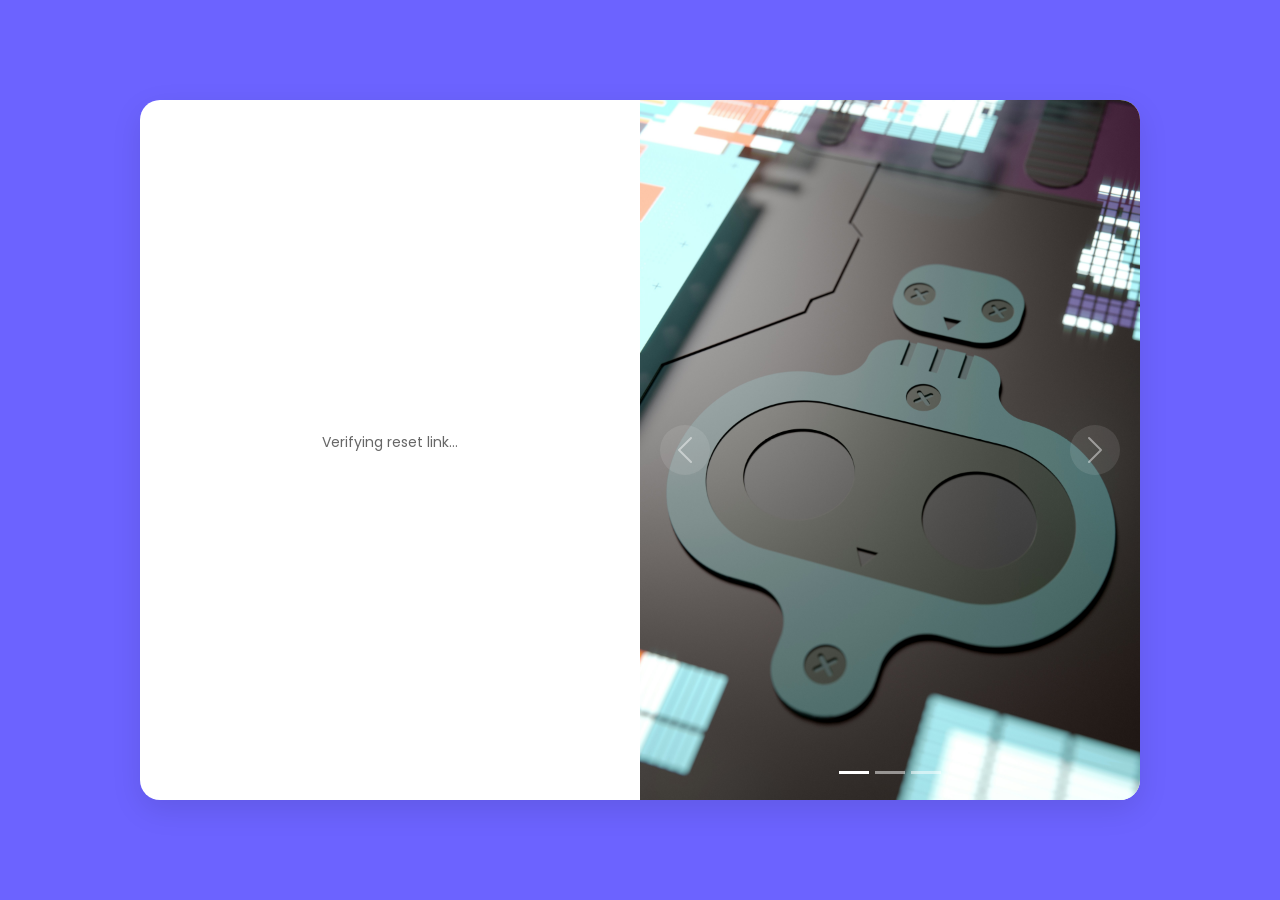
<file: reset-password.html>
<!DOCTYPE html>
<html lang="en">

<head>
    <meta charset="UTF-8">
    <meta name="viewport" content="width=device-width, initial-scale=1.0">
    <title>Reset Password</title>

    <!-- Bootstrap CSS -->
    <link href="https://cdn.jsdelivr.net/npm/bootstrap@5.3.8/dist/css/bootstrap.min.css" rel="stylesheet"
        integrity="sha384-sRIl4kxILFvY47J16cr9ZwB07vP4J8+LH7qKQnuqkuIAvNWLzeN8tE5YBujZqJLB" crossorigin="anonymous">

    <!-- External CSS -->
    <link rel="stylesheet" href="./assets/css/styles.css">

    <!-- Poppins Font -->
    <link rel="preconnect" href="https://fonts.googleapis.com">
    <link rel="preconnect" href="https://fonts.gstatic.com" crossorigin>
    <link href="https://fonts.googleapis.com/css2?family=Poppins:wght@300;400;500;600;700&display=swap"
        rel="stylesheet">
    
    <!-- Favicon -->
    <link rel="icon" type="Image/x-icon" href="./assets/images/favicon.ico">
</head>

<body>
    <div class="container-fluid cuz-container">
        <div class="main">

            <!-- Reset Password Form -->
            <div class="form">
                <div class="login-form">
                    <!-- shown when oobCode is missing/expired -->
                    <div id="invalidBlock" style="display:none;">
                        <h2>⚠️ Invalid Link</h2>
                        <p style="font-size:14px; color:red; text-align:center;">
                            This reset link is invalid or has expired.<br>
                            Please request a new one.
                        </p>
                        <a href="forgot-password.html" class="btn cuz-btn" style="display:block; text-align:center;">
                            Request New Link
                        </a>
                    </div>

                    <!-- shown when oobCode is valid -->
                    <form id="resetForm" style="display:none;">
                        <h2>Set New Password</h2>
                        <p style="font-size:13px; color:#666; text-align:center; margin-bottom:16px;">
                            Enter your new password below.
                        </p>
                        <input id="password" type="password" class="form-input" placeholder="New Password" required>
                        <input id="confirmPassword" type="password" class="form-input" placeholder="Confirm Password"
                            required>

                        <!-- Password strength bar (powered by script.js) -->
                        <div class="strength-bar">
                            <div id="strengthFill"></div>
                        </div>
                        <p id="strengthText"></p>
                        <p id="msg" style="font-size:14px; margin-top:8px;"></p>
                        <button type="submit" class="btn cuz-btn">Update Password</button>

                        <div class="register-link" style="margin-top:12px;">
                            <a href="login.html">← Back to Login</a>
                        </div>
                    </form>

                    <!-- Loading state while verifying oobCode -->
                    <div id="loadingBlock">
                        <p style="text-align:center; color:#666; font-size:14px;">
                            Verifying reset link...
                        </p>
                    </div>

                </div>
            </div>

            <!-- Carousel -->
            <div class="slider">
                <div id="imageSlider" class="carousel slide h-100" data-bs-ride="carousel" data-bs-interval="3000">
                    <div class="carousel-inner">
                        <div class="carousel-item active h-100">
                            <img src="./assets/images/image-1.jpg" alt="Placeholder Image">
                        </div>
                        <div class="carousel-item h-100">
                            <img src="./assets/images/image-2.jpg" alt="Placeholder Image">
                        </div>
                        <div class="carousel-item h-100">
                            <img src="./assets/images/image-3.jpg" alt="Placeholder Image">
                        </div>
                    </div>
                    <div class="carousel-indicators">
                        <button type="button" data-bs-target="#imageSlider" data-bs-slide-to="0"
                            class="active"></button>
                        <button type="button" data-bs-target="#imageSlider" data-bs-slide-to="1"></button>
                        <button type="button" data-bs-target="#imageSlider" data-bs-slide-to="2"></button>
                    </div>
                    <button class="carousel-control-prev" type="button" data-bs-target="#imageSlider"
                        data-bs-slide="prev">
                        <span class="carousel-control-prev-icon"></span>
                    </button>
                    <button class="carousel-control-next" type="button" data-bs-target="#imageSlider"
                        data-bs-slide="next">
                        <span class="carousel-control-next-icon"></span>
                    </button>
                </div>
            </div>

        </div>
    </div>

    <!-- Bootstrap JS -->
    <script src="https://cdn.jsdelivr.net/npm/bootstrap@5.3.8/dist/js/bootstrap.bundle.min.js"
        integrity="sha384-FKyoEForCGlyvwx9Hj09JcYn3nv7wiPVlz7YYwJrWVcXK/BmnVDxM+D2scQbITxI"
        crossorigin="anonymous"></script>

    <!-- script.js for password strength -->
    <script src="./assets/js/script.js"></script>
    <script type="module" src="./assets/js/reset-password.js"></script>
</body>

</html>
</file>
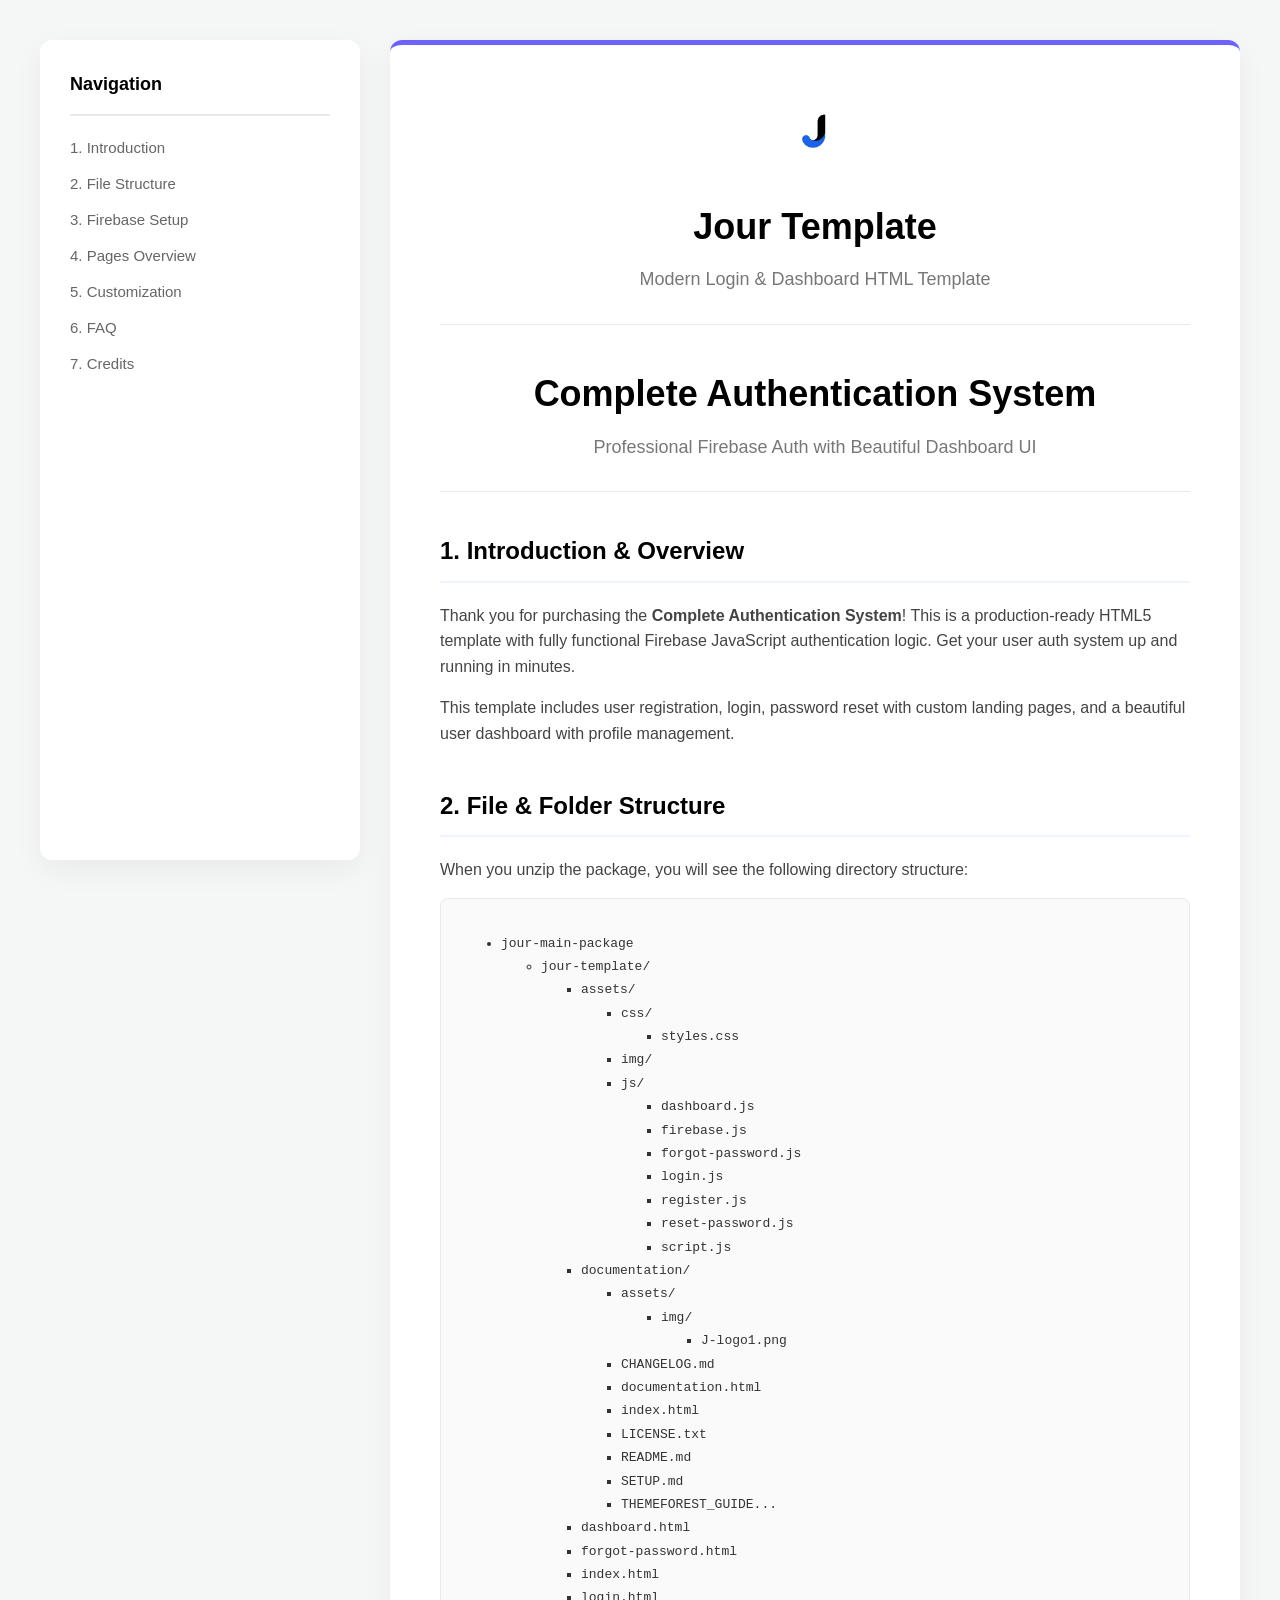
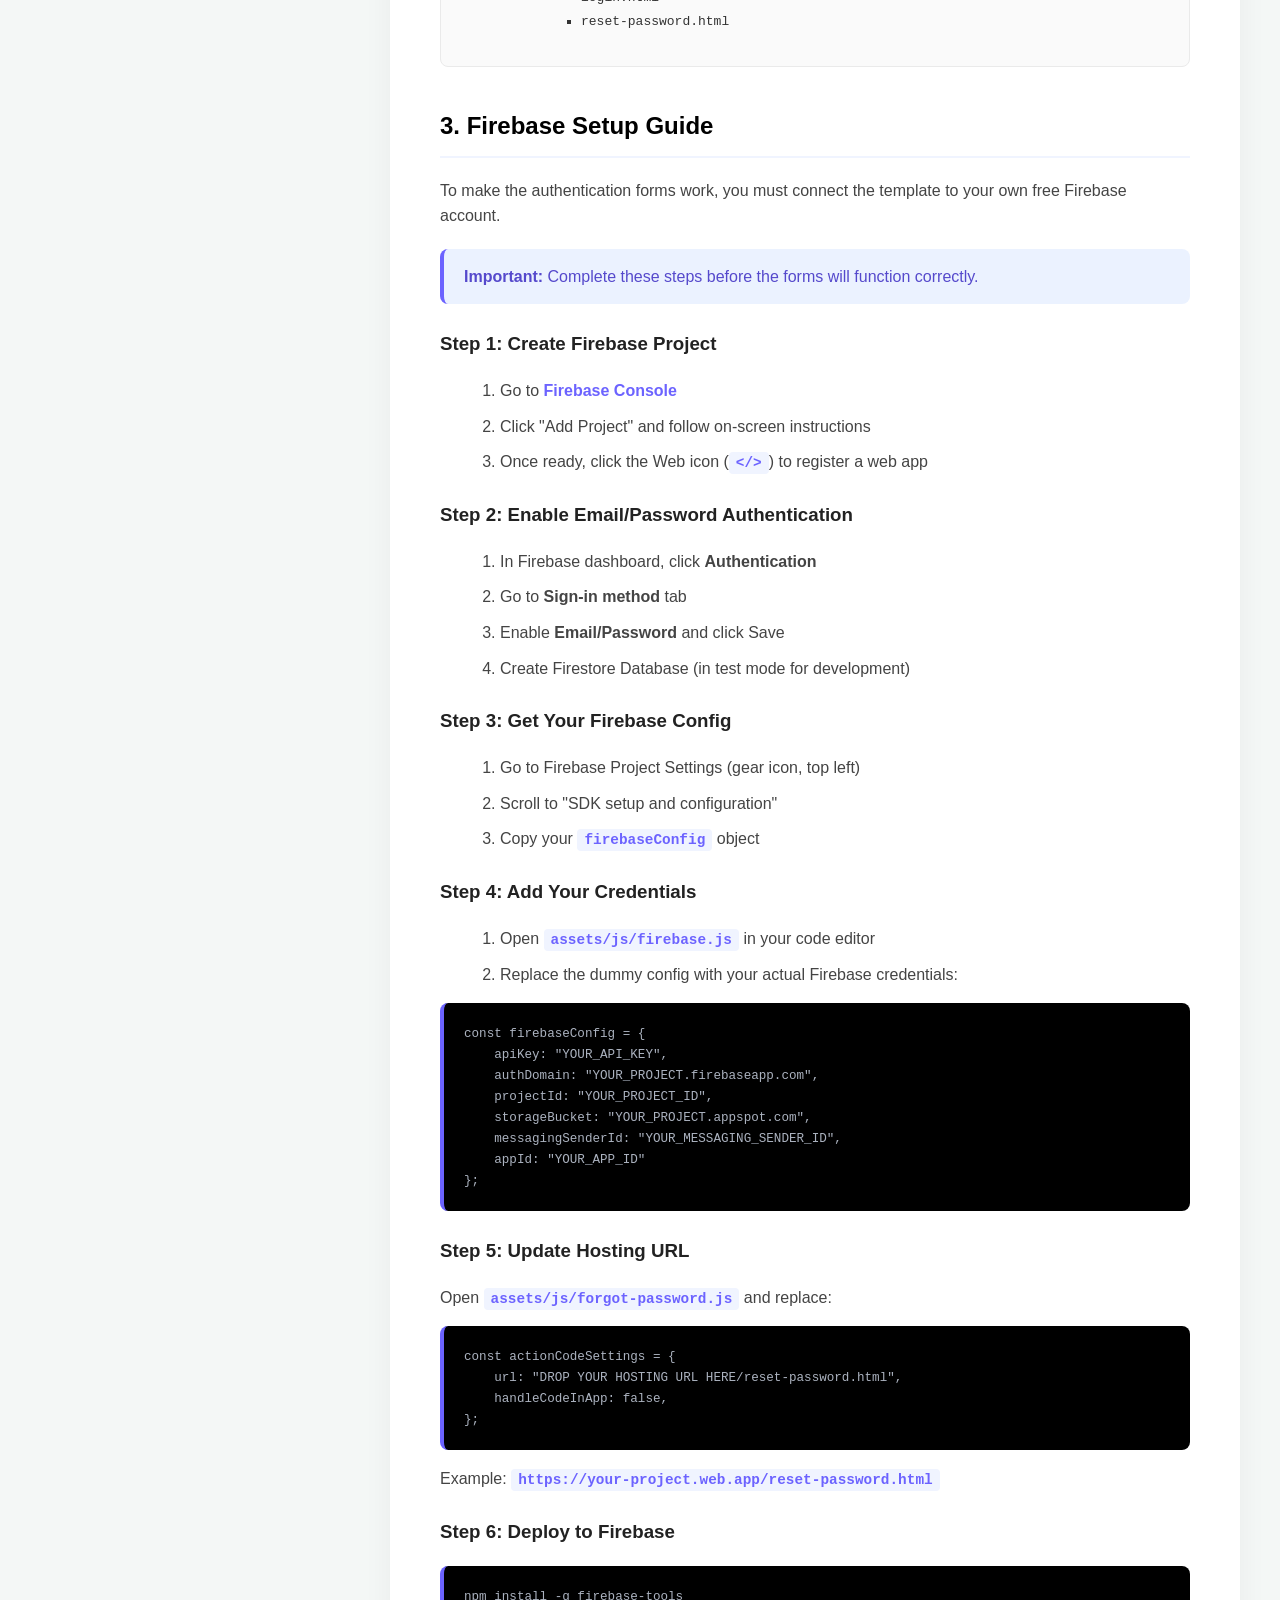
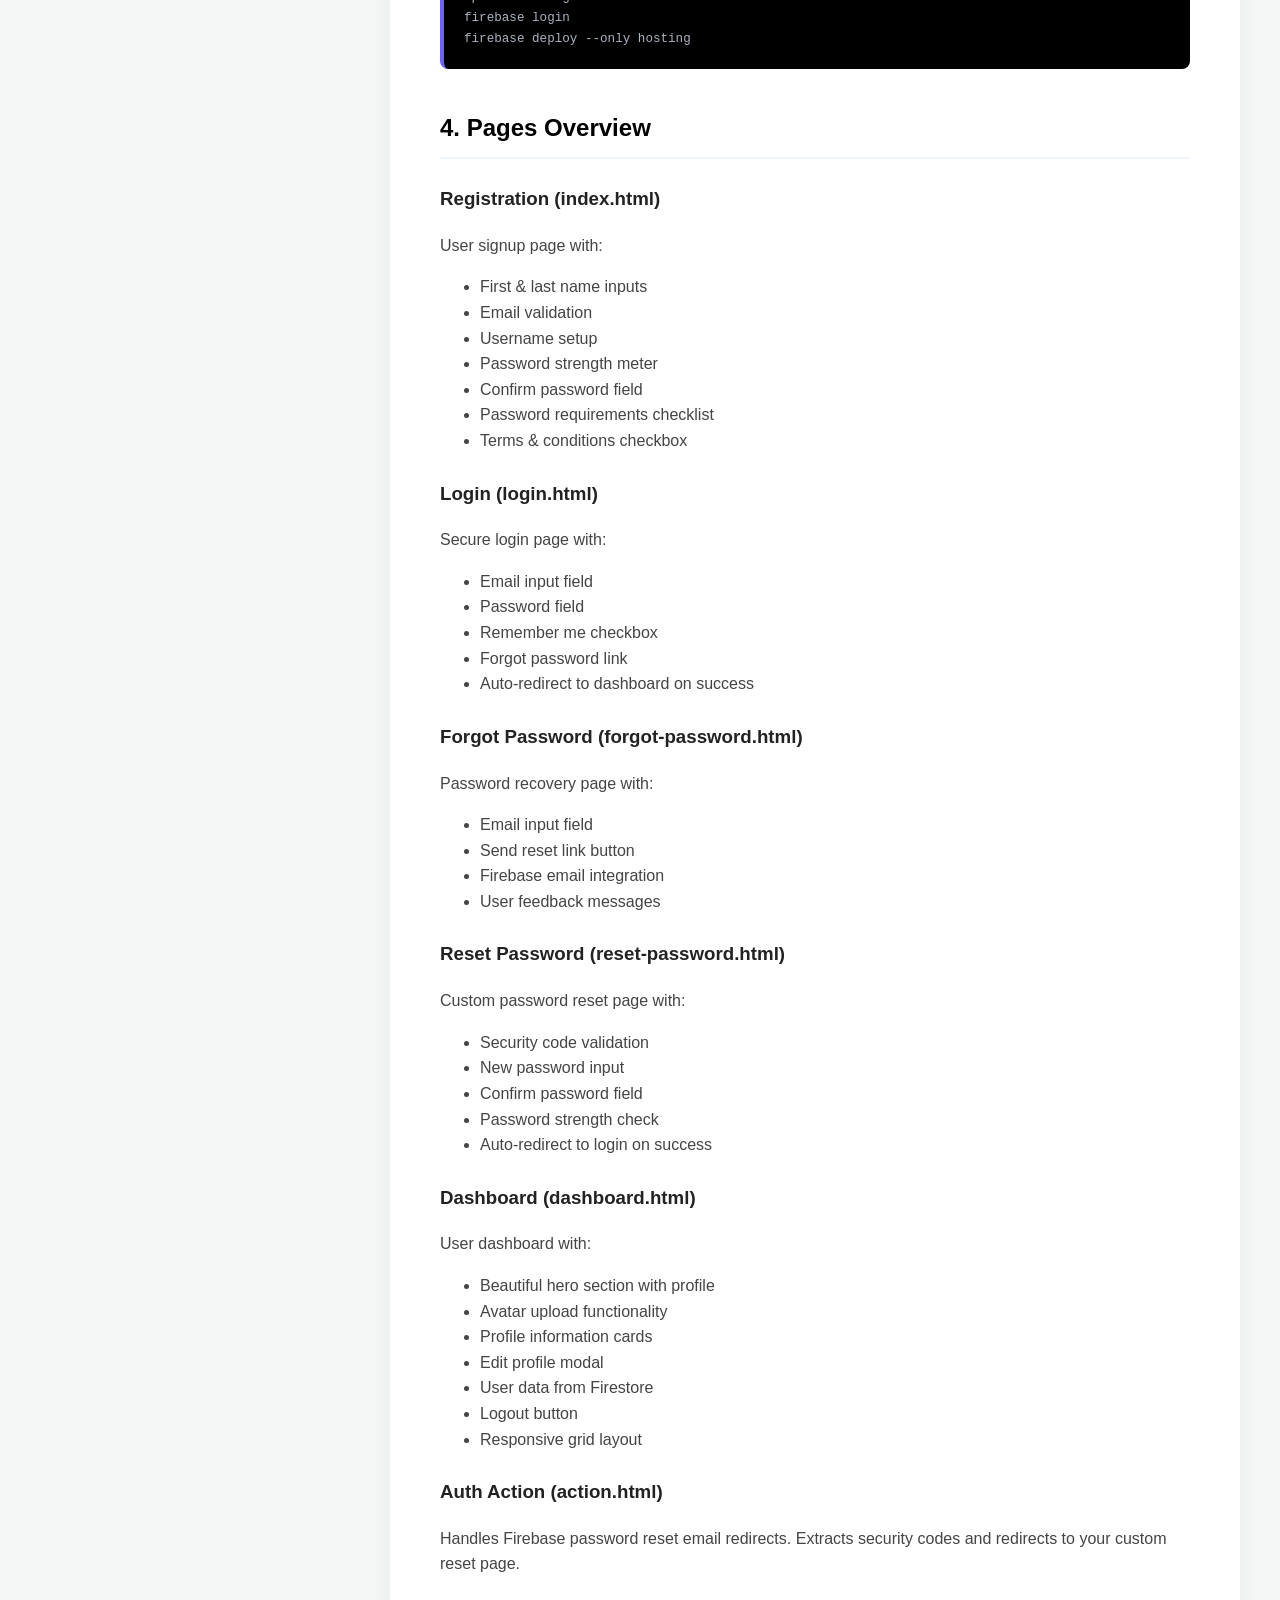
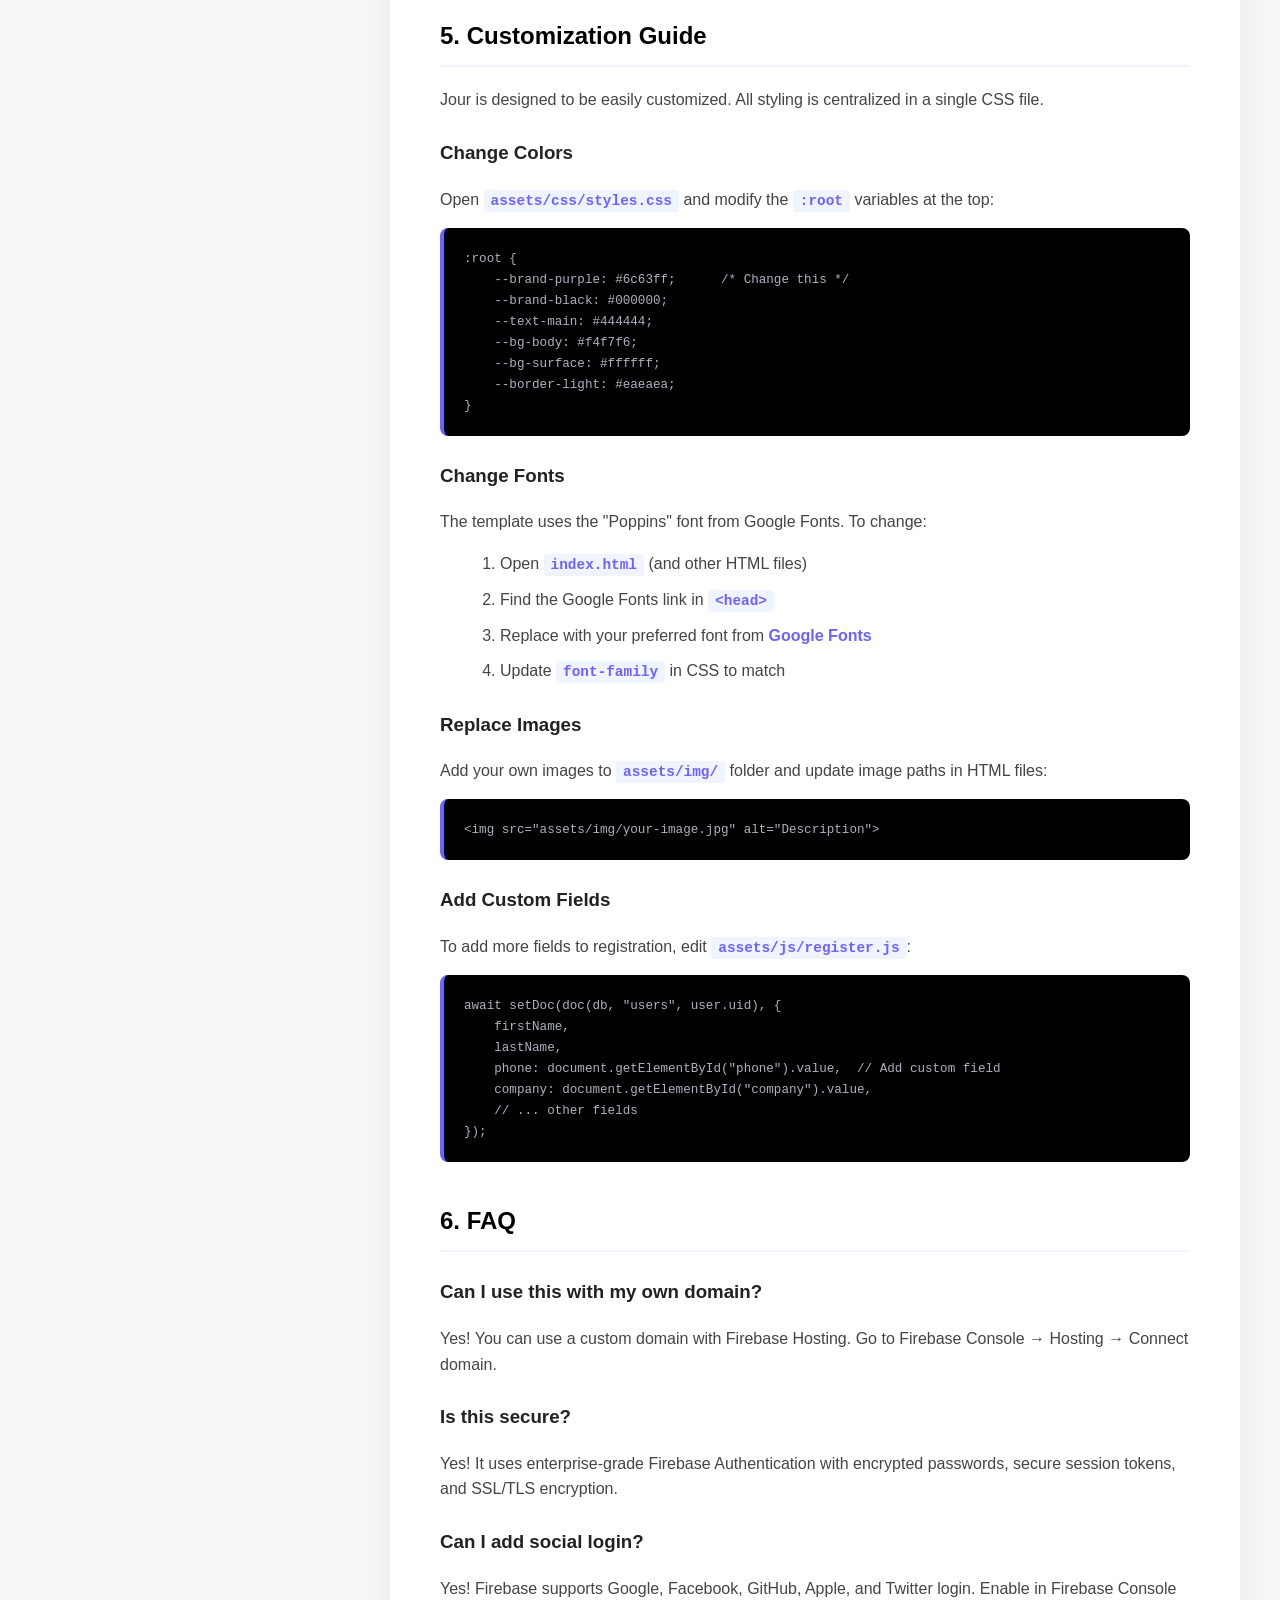
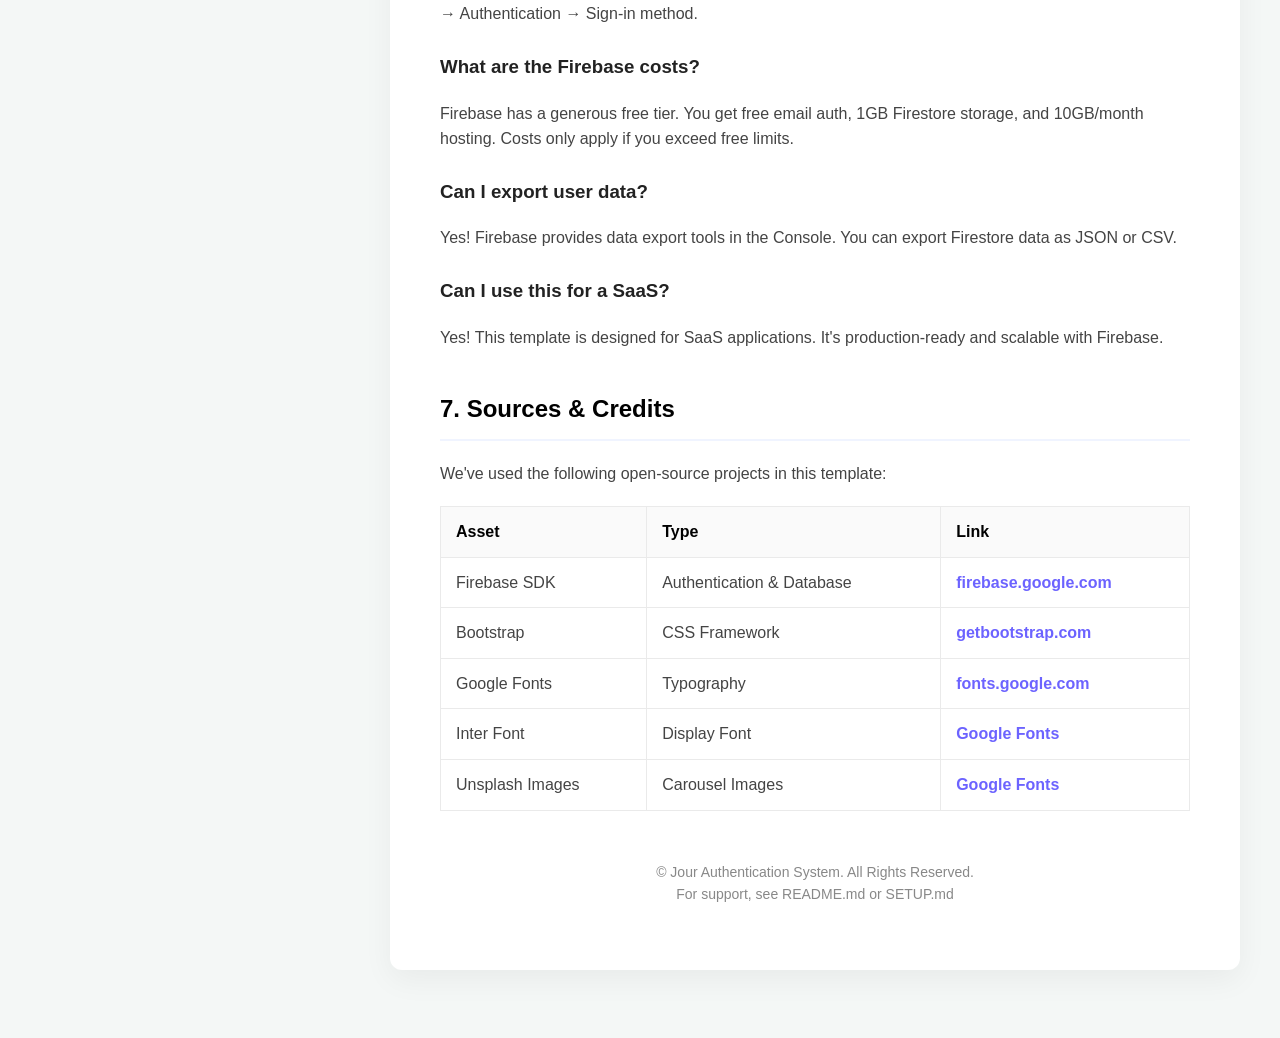
<file: documentation/documentation.html>
<!DOCTYPE html>
<html lang="en">

<head>
    <meta charset="UTF-8">
    <meta name="viewport" content="width=device-width, initial-scale=1.0">
    <title>Documentation - Complete Authentication System</title>
    <style>
        /* Brand Variables */
        :root {
            --brand-purple: #6c63ff;
            --brand-purple-hover: #5549cc;
            --brand-black: #000000;
            --text-main: #444444;
            --bg-body: #f4f7f6;
            --bg-surface: #ffffff;
            --border-light: #eaeaea;
        }

        body {
            font-family: 'Inter', 'Segoe UI', Tahoma, Geneva, Verdana, sans-serif;
            line-height: 1.6;
            color: var(--text-main);
            background: var(--bg-body);
            padding: 0;
            margin: 0;
        }

        /* Layout Wrapper */
        .wrapper {
            display: flex;
            max-width: 1200px;
            margin: 0 auto;
            padding: 0 20px;
            gap: 30px;
        }

        /* Sidebar Styles */
        .sidebar {
            width: 260px;
            flex-shrink: 0;
            background: var(--bg-surface);
            padding: 30px;
            border-radius: 12px;
            box-shadow: 0 10px 30px rgba(0, 0, 0, 0.05);
            position: sticky;
            top: 40px;
            height: calc(100vh - 140px);
            overflow-y: auto;
            margin-top: 40px;
        }

        .sidebar h3 {
            margin-top: 0;
            color: var(--brand-black);
            font-size: 18px;
            border-bottom: 2px solid var(--border-light);
            padding-bottom: 15px;
            margin-bottom: 20px;
        }

        .sidebar ul {
            list-style: none;
            padding: 0;
            margin: 0;
        }

        .sidebar li {
            margin-bottom: 12px;
        }

        .sidebar a {
            text-decoration: none;
            color: #666;
            font-weight: 500;
            font-size: 15px;
            display: block;
            transition: color 0.2s, padding-left 0.2s;
        }

        .sidebar a:hover,
        .sidebar a:active {
            color: var(--brand-purple);
            padding-left: 5px;
        }

        /* Main Content Styles */
        .content {
            flex-grow: 1;
            background: var(--bg-surface);
            padding: 50px;
            box-shadow: 0 10px 30px rgba(0, 0, 0, 0.05);
            border-radius: 12px;
            margin-top: 40px;
            margin-bottom: 40px;
            min-width: 0;
            border-top: 5px solid var(--brand-purple);
        }

        .header {
            border-bottom: 1px solid var(--border-light);
            padding-bottom: 30px;
            margin-bottom: 40px;
            text-align: center;
        }

        .header h1 {
            font-size: 36px;
            color: var(--brand-black);
            margin: 0 0 10px 0;
            font-weight: 700;
        }

        .header p {
            font-size: 18px;
            color: #777;
            margin: 0;
        }

        h2 {
            color: var(--brand-black);
            border-bottom: 2px solid #f0f4ff;
            padding-bottom: 10px;
            margin-top: 40px;
        }

        h3 {
            color: #222;
            margin-top: 25px;
        }

        p {
            margin-bottom: 15px;
        }

        a {
            color: var(--brand-purple);
            text-decoration: none;
            font-weight: 600;
        }

        a:hover {
            color: var(--brand-purple-hover);
            text-decoration: underline;
        }

        code {
            background: #f0f4ff;
            padding: 3px 7px;
            border-radius: 4px;
            font-family: 'Courier New', monospace;
            color: var(--brand-purple);
            font-size: 0.9em;
            font-weight: 600;
        }

        pre {
            background: var(--brand-black);
            color: #abb2bf;
            padding: 20px;
            border-radius: 8px;
            overflow-x: auto;
            font-size: 14px;
            line-height: 1.5;
            border-left: 4px solid var(--brand-purple);
        }

        pre code {
            background: none;
            color: inherit;
            padding: 0;
            font-weight: normal;
        }

        .file-tree {
            background: #fafafa;
            padding: 20px;
            border-radius: 8px;
            border: 1px solid var(--border-light);
            font-family: monospace;
            line-height: 1.8;
            color: #333;
        }

        .credit-table {
            width: 100%;
            border-collapse: collapse;
            margin-top: 20px;
        }

        .credit-table th,
        .credit-table td {
            border: 1px solid var(--border-light);
            padding: 12px 15px;
            text-align: left;
        }

        .credit-table th {
            background: #fafafa;
            color: var(--brand-black);
            font-weight: 600;
        }

        .alert {
            background: #ebf2ff;
            color: var(--brand-purple-hover);
            padding: 15px 20px;
            border-radius: 8px;
            border-left: 4px solid var(--brand-purple);
            margin: 20px 0;
        }

        ol {
            margin-left: 20px;
        }

        ol li {
            margin-bottom: 10px;
        }

        /* Responsive layout */
        @media (max-width: 850px) {
            .wrapper {
                flex-direction: column;
            }

            .sidebar {
                width: auto;
                height: auto;
                position: static;
                margin-bottom: 0;
            }
        }
    </style>

    <link rel="icon" type="Image/x-icon" href="./assets/images/favicon.ico">
</head>

<body>

    <div class="wrapper">
        <!-- Sidebar Navigation -->
        <div class="sidebar">
            <h3>Navigation</h3>
            <ul>
                <li><a href="#introduction">1. Introduction</a></li>
                <li><a href="#structure">2. File Structure</a></li>
                <li><a href="#firebase">3. Firebase Setup</a></li>
                <li><a href="#pages">4. Pages Overview</a></li>
                <li><a href="#customization">5. Customization</a></li>
                <li><a href="#faq">6. FAQ</a></li>
                <li><a href="#credits">7. Credits</a></li>
            </ul>
        </div>

        <!-- Main Content -->
        <div class="content">
            <div class="header">
                <div class="header">
                    <!-- Dynamic Brand Logo Inserted Here -->
                    <img src="assets/images/doc-logo.png" alt="Jour Logo" style="max-width: 80px; margin-bottom: 15px;">

                    <h1>Jour Template</h1>
                    <p>Modern Login & Dashboard HTML Template</p>
                </div>
                <h1>Complete Authentication System</h1>
                <p>Professional Firebase Auth with Beautiful Dashboard UI</p>
            </div>

            <h2 id="introduction">1. Introduction & Overview</h2>
            <p>Thank you for purchasing the <strong>Complete Authentication System</strong>! This is a production-ready
                HTML5 template with fully functional Firebase JavaScript authentication logic. Get your user auth system
                up and running in minutes.</p>
            <p>This template includes user registration, login, password reset with custom landing pages, and a
                beautiful user dashboard with profile management.</p>

            <h2 id="structure">2. File & Folder Structure</h2>
            <p>When you unzip the package, you will see the following directory structure:</p>
            <div class="file-tree">
                <ul>
                    <li>jour-main-package</li>

                    <ul class="file-structure">
                        <li>jour-template/
                            <ul>
                                <li>assets/
                                    <ul>
                                        <li>css/
                                            <ul>
                                                <li>styles.css</li>
                                            </ul>
                                        </li>
                                        <li>img/</li>
                                        <li>js/
                                            <ul>
                                                <li>dashboard.js</li>
                                                <li>firebase.js</li>
                                                <li>forgot-password.js</li>
                                                <li>login.js</li>
                                                <li>register.js</li>
                                                <li>reset-password.js</li>
                                                <li>script.js</li>
                                            </ul>
                                        </li>
                                    </ul>
                                </li>
                                <li>documentation/
                                    <ul>
                                        <li>assets/
                                            <ul>
                                                <li>img/
                                                    <ul>
                                                        <li>J-logo1.png</li>
                                                    </ul>
                                                </li>
                                            </ul>
                                        </li>
                                        <li>CHANGELOG.md</li>
                                        <li>documentation.html</li>
                                        <li>index.html</li>
                                        <li>LICENSE.txt</li>
                                        <li>README.md</li>
                                        <li>SETUP.md</li>
                                        <li>THEMEFOREST_GUIDE...</li>
                                    </ul>
                                </li>
                                <li>dashboard.html</li>
                                <li>forgot-password.html</li>
                                <li>index.html</li>
                                <li>login.html</li>
                                <li>reset-password.html</li>
                            </ul>
                        </li>
                    </ul>
                </ul>
            </div>

            <h2 id="firebase">3. Firebase Setup Guide</h2>
            <p>To make the authentication forms work, you must connect the template to your own free Firebase account.
            </p>

            <div class="alert">
                <strong>Important:</strong> Complete these steps before the forms will function correctly.
            </div>

            <h3>Step 1: Create Firebase Project</h3>
            <ol>
                <li>Go to <a href="https://console.firebase.google.com/" target="_blank">Firebase Console</a></li>
                <li>Click "Add Project" and follow on-screen instructions</li>
                <li>Once ready, click the Web icon (<code>&lt;/&gt;</code>) to register a web app</li>
            </ol>

            <h3>Step 2: Enable Email/Password Authentication</h3>
            <ol>
                <li>In Firebase dashboard, click <strong>Authentication</strong></li>
                <li>Go to <strong>Sign-in method</strong> tab</li>
                <li>Enable <strong>Email/Password</strong> and click Save</li>
                <li>Create Firestore Database (in test mode for development)</li>
            </ol>

            <h3>Step 3: Get Your Firebase Config</h3>
            <ol>
                <li>Go to Firebase Project Settings (gear icon, top left)</li>
                <li>Scroll to "SDK setup and configuration"</li>
                <li>Copy your <code>firebaseConfig</code> object</li>
            </ol>

            <h3>Step 4: Add Your Credentials</h3>
            <ol>
                <li>Open <code>assets/js/firebase.js</code> in your code editor</li>
                <li>Replace the dummy config with your actual Firebase credentials:</li>
            </ol>

            <pre><code>const firebaseConfig = {
    apiKey: "YOUR_API_KEY",
    authDomain: "YOUR_PROJECT.firebaseapp.com",
    projectId: "YOUR_PROJECT_ID",
    storageBucket: "YOUR_PROJECT.appspot.com",
    messagingSenderId: "YOUR_MESSAGING_SENDER_ID",
    appId: "YOUR_APP_ID"
};</code></pre>

            <h3>Step 5: Update Hosting URL</h3>
            <p>Open <code>assets/js/forgot-password.js</code> and replace:</p>
            <pre><code>const actionCodeSettings = {
    url: "DROP YOUR HOSTING URL HERE/reset-password.html",
    handleCodeInApp: false,
};</code></pre>

            <p>Example: <code>https://your-project.web.app/reset-password.html</code></p>

            <h3>Step 6: Deploy to Firebase</h3>
            <pre><code>npm install -g firebase-tools
firebase login
firebase deploy --only hosting</code></pre>

            <h2 id="pages">4. Pages Overview</h2>

            <h3>Registration (index.html)</h3>
            <p>User signup page with:</p>
            <ul>
                <li>First & last name inputs</li>
                <li>Email validation</li>
                <li>Username setup</li>
                <li>Password strength meter</li>
                <li>Confirm password field</li>
                <li>Password requirements checklist</li>
                <li>Terms & conditions checkbox</li>
            </ul>

            <h3>Login (login.html)</h3>
            <p>Secure login page with:</p>
            <ul>
                <li>Email input field</li>
                <li>Password field</li>
                <li>Remember me checkbox</li>
                <li>Forgot password link</li>
                <li>Auto-redirect to dashboard on success</li>
            </ul>

            <h3>Forgot Password (forgot-password.html)</h3>
            <p>Password recovery page with:</p>
            <ul>
                <li>Email input field</li>
                <li>Send reset link button</li>
                <li>Firebase email integration</li>
                <li>User feedback messages</li>
            </ul>

            <h3>Reset Password (reset-password.html)</h3>
            <p>Custom password reset page with:</p>
            <ul>
                <li>Security code validation</li>
                <li>New password input</li>
                <li>Confirm password field</li>
                <li>Password strength check</li>
                <li>Auto-redirect to login on success</li>
            </ul>

            <h3>Dashboard (dashboard.html)</h3>
            <p>User dashboard with:</p>
            <ul>
                <li>Beautiful hero section with profile</li>
                <li>Avatar upload functionality</li>
                <li>Profile information cards</li>
                <li>Edit profile modal</li>
                <li>User data from Firestore</li>
                <li>Logout button</li>
                <li>Responsive grid layout</li>
            </ul>

            <h3>Auth Action (action.html)</h3>
            <p>Handles Firebase password reset email redirects. Extracts security codes and redirects to your custom
                reset page.</p>

            <h2 id="customization">5. Customization Guide</h2>
            <p>Jour is designed to be easily customized. All styling is centralized in a single CSS file.</p>

            <h3>Change Colors</h3>
            <p>Open <code>assets/css/styles.css</code> and modify the <code>:root</code> variables at the top:</p>
            <pre><code>:root {
    --brand-purple: #6c63ff;      /* Change this */
    --brand-black: #000000;
    --text-main: #444444;
    --bg-body: #f4f7f6;
    --bg-surface: #ffffff;
    --border-light: #eaeaea;
}</code></pre>

            <h3>Change Fonts</h3>
            <p>The template uses the "Poppins" font from Google Fonts. To change:</p>
            <ol>
                <li>Open <code>index.html</code> (and other HTML files)</li>
                <li>Find the Google Fonts link in <code>&lt;head&gt;</code></li>
                <li>Replace with your preferred font from <a href="https://fonts.google.com" target="_blank">Google
                        Fonts</a></li>
                <li>Update <code>font-family</code> in CSS to match</li>
            </ol>

            <h3>Replace Images</h3>
            <p>Add your own images to <code>assets/img/</code> folder and update image paths in HTML files:</p>
            <pre><code>&lt;img src="assets/img/your-image.jpg" alt="Description"&gt;</code></pre>

            <h3>Add Custom Fields</h3>
            <p>To add more fields to registration, edit <code>assets/js/register.js</code>:</p>
            <pre><code>await setDoc(doc(db, "users", user.uid), {
    firstName,
    lastName,
    phone: document.getElementById("phone").value,  // Add custom field
    company: document.getElementById("company").value,
    // ... other fields
});</code></pre>

            <h2 id="faq">6. FAQ</h2>

            <h3>Can I use this with my own domain?</h3>
            <p>Yes! You can use a custom domain with Firebase Hosting. Go to Firebase Console → Hosting → Connect
                domain.</p>

            <h3>Is this secure?</h3>
            <p>Yes! It uses enterprise-grade Firebase Authentication with encrypted passwords, secure session tokens,
                and SSL/TLS encryption.</p>

            <h3>Can I add social login?</h3>
            <p>Yes! Firebase supports Google, Facebook, GitHub, Apple, and Twitter login. Enable in Firebase Console →
                Authentication → Sign-in method.</p>

            <h3>What are the Firebase costs?</h3>
            <p>Firebase has a generous free tier. You get free email auth, 1GB Firestore storage, and 10GB/month
                hosting. Costs only apply if you exceed free limits.</p>

            <h3>Can I export user data?</h3>
            <p>Yes! Firebase provides data export tools in the Console. You can export Firestore data as JSON or CSV.
            </p>

            <h3>Can I use this for a SaaS?</h3>
            <p>Yes! This template is designed for SaaS applications. It's production-ready and scalable with Firebase.
            </p>

            <h2 id="credits">7. Sources & Credits</h2>
            <p>We've used the following open-source projects in this template:</p>
            <table class="credit-table">
                <thead>
                    <tr>
                        <th>Asset</th>
                        <th>Type</th>
                        <th>Link</th>
                    </tr>
                </thead>
                <tbody>
                    <tr>
                        <td>Firebase SDK</td>
                        <td>Authentication & Database</td>
                        <td><a href="https://firebase.google.com/" target="_blank">firebase.google.com</a></td>
                    </tr>
                    <tr>
                        <td>Bootstrap</td>
                        <td>CSS Framework</td>
                        <td><a href="https://getbootstrap.com/" target="_blank">getbootstrap.com</a></td>
                    </tr>
                    <tr>
                        <td>Google Fonts</td>
                        <td>Typography</td>
                        <td><a href="https://fonts.google.com/" target="_blank">fonts.google.com</a></td>
                    </tr>
                    <tr>
                        <td>Inter Font</td>
                        <td>Display Font</td>
                        <td><a href="https://fonts.google.com/specimen/Inter" target="_blank">Google Fonts</a></td>
                    </tr>
                    <tr>
                        <td>Unsplash Images</td>
                        <td>Carousel Images</td>
                        <td><a href="https://unsplash.com/" target="_blank">Google Fonts</a></td>
                    </tr>
                </tbody>
            </table>

            <footer>
                <p style="text-align: center; margin-top: 50px; font-size: 14px; color: #888;">
                    &copy; Jour Authentication System. All Rights Reserved.<br>
                    For support, see README.md or SETUP.md
                </p>
            </footer>
        </div>
    </div>

</body>

</html>
</file>
<file: assets/css/styles.css>
/* ==========================================================================
   Jour Template - Global Variables & Base Styles
   ========================================================================== */
:root {
    /* Primary Brand Colors */
    --brand-primary: #6c63ff;
    --brand-primary-rgb: 108, 99, 255;
    --brand-secondary: #a89cff;
    --brand-hover: #000000;

    /* Background Colors */
    --bg-body: #6c63ff;
    --bg-card: #ffffff;
    --bg-light: #f0f0f0;
    --bg-disabled: #f5f5f5;

    /* Text Colors */
    --text-main: #222222;
    --text-muted: #555555;
    --text-light: #666666;
    --text-white: #ffffff;

    /* Border Colors */
    --border-main: #dddddd;
    --border-light: #ebe9ff;

    /* Status/Validation Colors */
    --color-error: #dc3545;
}

* {
    margin: 0;
    padding: 0;
    box-sizing: border-box;
}

body {
    font-family: 'Poppins', sans-serif !important;
    background: var(--bg-body);
}

/* ==========================================================================
   Authentication Pages (Login, Register, Forgot Password)
   ========================================================================== */
.cuz-container {
    min-height: 100vh;
    display: flex;
    justify-content: center;
    align-items: center;
    padding: 20px;
}

.main {
    width: 100%;
    max-width: 1000px;
    min-height: 700px;
    height: auto;
    background: var(--bg-card);
    border-radius: 20px;
    overflow: hidden;
    display: flex;
    box-shadow: 0 10px 30px rgba(0, 0, 0, 0.1);
}

.form {
    width: 50%;
    display: flex;
    justify-content: center;
    align-items: center;
    padding: 40px;
}

.login-form,
.register-form {
    width: 100%;
    max-width: 400px;
    display: flex;
    flex-direction: column;
}

.login-form h2,
.register-form h2 {
    text-align: center;
    font-weight: 800;
    margin-bottom: 25px;
    color: var(--text-main);
}

.form-input {
    width: 100%;
    height: 50px;
    margin-bottom: 15px;
    padding: 0 15px;
    border: 1px solid var(--border-main);
    border-radius: 10px;
    outline: none;
    transition: 0.2s;
}

.form-input:focus {
    border-color: var(--brand-primary);
    box-shadow: 0 0 0 3px rgba(var(--brand-primary-rgb), 0.1);
}

.form-input::placeholder {
    font-size: 14px;
}

.form-options {
    display: flex;
    justify-content: space-between;
    align-items: center;
    margin-bottom: 20px;
}

.remember-me {
    display: flex;
    align-items: center;
    gap: 8px;
    font-size: 14px;
    color: var(--text-muted);
    cursor: pointer;
}

.remember-me input {
    cursor: pointer;
}

.forgot-password {
    text-decoration: none;
    font-size: 14px;
    color: var(--brand-primary);
    font-weight: 500;
}

.forgot-password:hover {
    text-decoration: underline;
}

.cuz-btn {
    width: 100%;
    height: 50px;
    background: var(--brand-primary);
    color: var(--text-white);
    border: none;
    border-radius: 10px;
    margin-top: 10px;
    font-weight: 700;
    cursor: pointer;
    transition: 0.2s ease-in;
}

.cuz-btn:hover {
    background: var(--brand-hover);
}

.register-link,
.login-link {
    text-align: center;
    margin-top: 20px;
    font-size: 14px;
    color: var(--text-light);
}

.register-link a,
.login-link a {
    text-decoration: none;
    color: var(--brand-primary);
    font-weight: 600;
}

.register-link a:hover,
.login-link a:hover {
    text-decoration: underline;
}

/* Slider / Image Side */
.slider {
    width: 50%;
    height: 700px;
    position: relative;
}

.carousel,
.carousel-inner,
.carousel-item {
    height: 100%;
    width: 100%;
}

.carousel-item img {
    width: 100%;
    height: 100%;
    object-fit: cover;
    display: block;
}

.carousel-control-prev,
.carousel-control-next {
    width: 50px;
    height: 50px;
    background: rgba(255, 255, 255, 0.2);
    border-radius: 50%;
    position: absolute;
    top: 50%;
    transform: translateY(-50%);
    display: flex;
    align-items: center;
    justify-content: center;
    cursor: pointer;
    border: none;
    color: white;
}

.carousel-control-prev {
    left: 20px;
}

.carousel-control-next {
    right: 20px;
}

/* Password Strength & Rules */
.strength-bar {
    width: 100%;
    height: 8px;
    background: var(--border-main);
    border-radius: 10px;
    margin: 10px 0;
    display: none;
}

#strengthFill {
    width: 0;
    height: 100%;
    border-radius: 10px;
    transition: 0.3s;
}

#strengthText {
    margin-top: 10px;
    font-size: 14px;
    font-weight: 500;
}

#passwordError {
    color: var(--color-error);
    font-size: 14px;
}

.password-rules {
    margin-top: 10px;
    margin-bottom: 15px;
    display: none;
}

.password-rules p {
    margin: 4px 0;
    font-size: 14px;
    color: var(--color-error);
}

.msg {
    font-size: 14px;
    margin-top: 8px;
    min-height: 20px;
}

/* ==========================================================================
   Dashboard Pages
   ========================================================================== */
.navbar {
    background: var(--bg-card);
    box-shadow: 0 2px 10px rgba(var(--brand-primary-rgb), 0.1);
    padding: 16px 40px;
    position: sticky;
    top: 0;
    z-index: 100;
    display: flex;
    justify-content: space-between;
    align-items: center;
}

.navbar-brand {
    font-weight: 800;
    font-size: 18px;
    color: var(--brand-primary) !important;
    text-decoration: none;
}

.navbar-nav {
    display: flex;
    align-items: center;
}

.navbar-nav .nav-link {
    color: var(--text-muted) !important;
    font-weight: 500;
    font-size: 13px;
    margin-left: 30px;
    transition: 0.2s;
    text-decoration: none;
}

.navbar-nav .nav-link:hover {
    color: var(--brand-primary) !important;
}

.logout-btn {
    background: var(--brand-primary);
    color: var(--text-white);
    border: none;
    border-radius: 8px;
    padding: 8px 20px;
    font-weight: 600;
    font-size: 12px;
    cursor: pointer;
    margin-left: 20px;
    transition: 0.2s;
    font-family: 'Poppins', sans-serif;
}

.logout-btn:hover {
    background: var(--brand-hover);
    color: var(--text-white);
}

.hero-section {
    background: linear-gradient(135deg, var(--brand-primary) 0%, var(--brand-secondary) 100%);
    color: var(--text-white);
    padding: 80px 40px;
    text-align: center;
    min-height: 400px;
    display: flex;
    flex-direction: column;
    justify-content: center;
    align-items: center;
    position: relative;
    overflow: hidden;
}

.hero-section::before {
    content: '';
    position: absolute;
    width: 300px;
    height: 300px;
    background: rgba(255, 255, 255, 0.05);
    border-radius: 50%;
    top: -100px;
    right: -100px;
}

.hero-section::after {
    content: '';
    position: absolute;
    width: 250px;
    height: 250px;
    background: rgba(255, 255, 255, 0.03);
    border-radius: 50%;
    bottom: -80px;
    left: -80px;
}

.avatar-wrapper {
    position: relative;
    display: inline-block;
    margin-bottom: 20px;
}

.avatar-large {
    width: 140px;
    height: 140px;
    border-radius: 50%;
    border: 5px solid rgba(255, 255, 255, 0.3);
    object-fit: cover;
    display: block;
    margin: 0;
    /* Removed margin so the wrapper controls spacing */
}

.avatar-edit-btn-large {
    position: absolute;
    bottom: 5px;
    /* Tucks it nicely into the curve of the circle */
    right: 5px;
    /* Tucks it nicely into the curve of the circle */
    width: 40px;
    height: 40px;
    background: var(--bg-card);
    border: 3px solid var(--brand-primary);
    border-radius: 50%;
    display: flex;
    align-items: center;
    justify-content: center;
    cursor: pointer;
    font-size: 16px;
    z-index: 3;
    color: var(--brand-primary);
}

#avatarInputLarge {
    display: none;
}

.hero-title {
    font-size: 40px;
    font-weight: 800;
    margin-bottom: 10px;
    position: relative;
    z-index: 2;
}

.hero-subtitle {
    font-size: 16px;
    color: rgba(255, 255, 255, 0.85);
    margin-bottom: 8px;
    position: relative;
    z-index: 2;
}

.hero-status {
    display: inline-block;
    background: rgba(255, 255, 255, 0.2);
    padding: 8px 16px;
    border-radius: 20px;
    font-size: 12px;
    font-weight: 600;
    margin-top: 12px;
    position: relative;
    z-index: 2;
}

.content-wrapper {
    padding: 60px 40px;
    max-width: 1400px;
    margin: 0 auto;
}

.section-header {
    display: flex;
    justify-content: space-between;
    align-items: center;
    margin-bottom: 30px;
}

.section-title {
    font-size: 24px;
    font-weight: 800;
    color: var(--text-main);
    margin-bottom: 0;
}

.info-grid {
    display: grid;
    /* Reduced min-width from 280px to 200px so boxes shrink nicely */
    grid-template-columns: repeat(auto-fit, minmax(200px, 1fr));
    gap: 16px;
    /* Reduced gap between boxes */
    margin-bottom: 40px;
}

.info-item {
    background: var(--bg-card);
    padding: 15px 20px;
    /* Reduced padding to make the box slimmer vertically */
    border-radius: 12px;
    border: 1.5px solid var(--border-light);
    transition: 0.3s;
}

.info-label {
    font-size: 11px;
    font-weight: 700;
    color: var(--brand-primary);
    text-transform: uppercase;
    letter-spacing: 1px;
    margin-bottom: 4px;
    /* Tighter spacing inside the box */
    display: block;
}

.info-value {
    font-size: 15px;
    /* Slightly smaller text */
    font-weight: 600;
    color: var(--text-main);
    word-break: break-word;
}

.info-item:hover {
    box-shadow: 0 10px 30px rgba(var(--brand-primary-rgb), 0.1);
    border-color: var(--brand-primary);
}

.action-buttons {
    display: flex;
    gap: 16px;
    margin-top: 30px;
}

.edit-btn {
    background: var(--brand-primary);
    color: var(--text-white);
    border: none;
    padding: 10px 24px;
    border-radius: 8px;
    font-weight: 700;
    font-size: 13px;
    cursor: pointer;
    font-family: 'Poppins', sans-serif;
    transition: 0.2s;
    margin-top: 0;
    /* Removes the old spacing */
}

.edit-btn:hover {
    background: var(--brand-hover);
}

/* ==========================================================================
   Modals & Toasts
   ========================================================================== */
.modal-overlay {
    display: none;
    position: fixed;
    inset: 0;
    background: rgba(0, 0, 0, 0.5);
    z-index: 999;
    justify-content: center;
    align-items: center;
    padding: 20px;
}

.modal-overlay.active {
    display: flex;
}

.modal-box {
    background: var(--bg-card);
    border-radius: 16px;
    padding: 40px;
    width: 100%;
    max-width: 520px;
    box-shadow: 0 20px 60px rgba(0, 0, 0, 0.3);
    animation: slideUp 0.25s ease;
}

@keyframes slideUp {
    from {
        transform: translateY(40px);
        opacity: 0;
    }

    to {
        transform: translateY(0);
        opacity: 1;
    }
}

.modal-box h3 {
    font-weight: 800;
    font-size: 22px;
    margin-bottom: 8px;
    color: var(--text-main);
}

.modal-box p {
    font-size: 13px;
    color: var(--text-light);
    margin-bottom: 24px;
}

.modal-row {
    display: grid;
    grid-template-columns: 1fr 1fr;
    gap: 14px;
    margin-bottom: 14px;
}

.modal-row.full {
    grid-template-columns: 1fr;
}

.modal-input {
    width: 100%;
    padding: 12px 14px;
    border: 1.5px solid var(--border-main);
    border-radius: 8px;
    font-family: 'Poppins', sans-serif;
    font-size: 13px;
    outline: none;
    transition: 0.2s;
}

.modal-input:focus {
    border-color: var(--brand-primary);
    box-shadow: 0 0 0 3px rgba(var(--brand-primary-rgb), 0.1);
}

.modal-input[disabled] {
    background: var(--bg-disabled);
    color: #999;
    cursor: not-allowed;
}

#modalMsg {
    font-size: 12px;
    text-align: left;
    margin: 12px 0;
    min-height: 16px;
}

.modal-actions {
    display: flex;
    gap: 12px;
    margin-top: 24px;
}

.btn-save {
    flex: 1;
    padding: 12px 20px;
    background: var(--brand-primary);
    color: var(--text-white);
    border: none;
    border-radius: 8px;
    font-weight: 700;
    font-size: 13px;
    cursor: pointer;
    font-family: 'Poppins', sans-serif;
    transition: 0.2s;
}

.btn-save:hover {
    background: var(--brand-hover);
}

.btn-cancel {
    flex: 1;
    padding: 12px 20px;
    background: var(--bg-light);
    color: var(--text-muted);
    border: none;
    border-radius: 8px;
    font-weight: 600;
    font-size: 13px;
    cursor: pointer;
    font-family: 'Poppins', sans-serif;
    transition: 0.2s;
}

.btn-cancel:hover {
    background: #e0e0e0;
}

.toast-msg {
    position: fixed;
    bottom: 30px;
    left: 50%;
    transform: translateX(-50%);
    background: var(--text-main);
    color: var(--text-white);
    padding: 12px 28px;
    border-radius: 30px;
    font-size: 13px;
    font-weight: 500;
    font-family: 'Poppins', sans-serif;
    opacity: 0;
    pointer-events: none;
    transition: opacity 0.3s;
    z-index: 9999;
}

.toast-msg.show {
    opacity: 1;
}

/* ==========================================================================
   Fully Responsive Media Queries
   ========================================================================== */

/* Tablet and Small Laptops */
@media (max-width: 992px) {
    .main {
        flex-direction: column-reverse;
        /* Stacks image on top, form on bottom */
        min-height: auto;
        max-width: 600px;
        /* Constrains width so it looks like a nice card */
    }

    .form {
        width: 100%;
        padding: 40px 20px;
    }

    .slider {
        width: 100%;
        height: 350px;
        /* Gives the image a fixed height on tablet/mobile */
    }

    .cuz-container {
        padding: 40px 20px;
    }
}

/* Mobile Phones */
@media (max-width: 768px) {

    /* Dashboard fixes */
    .navbar {
        padding: 12px 20px;
        flex-direction: column;
        gap: 15px;
    }

    .navbar-nav {
        width: 100%;
        justify-content: space-between;
    }

    .navbar-nav .nav-link {
        margin-left: 0;
        margin-right: 15px;
    }

    .logout-btn {
        margin-left: 0;
    }

    .hero-section {
        padding: 50px 20px;
    }

    .hero-title {
        font-size: 28px;
    }

    .content-wrapper {
        padding: 40px 20px;
    }

    .section-header {
        flex-direction: row;
        align-items: center;
        justify-content: space-between;
        gap: 10px;
    }

    .section-title {
        font-size: 18px;
    }

    .edit-btn {
        padding: 8px 16px;
        font-size: 12px;
    }

    .info-grid {
        grid-template-columns: 1fr;
        /* Stack profile info cards */
    }

    .action-buttons {
        flex-direction: column;
    }

    /* Modal fixes */
    .modal-box {
        padding: 30px 20px;
    }

    .modal-row {
        grid-template-columns: 1fr;
        /* Stack modal inputs */
    }

    /* Auth fixes */
    .slider {
        height: 250px;
        /* Slightly smaller image on phones */
    }
}
</file>
